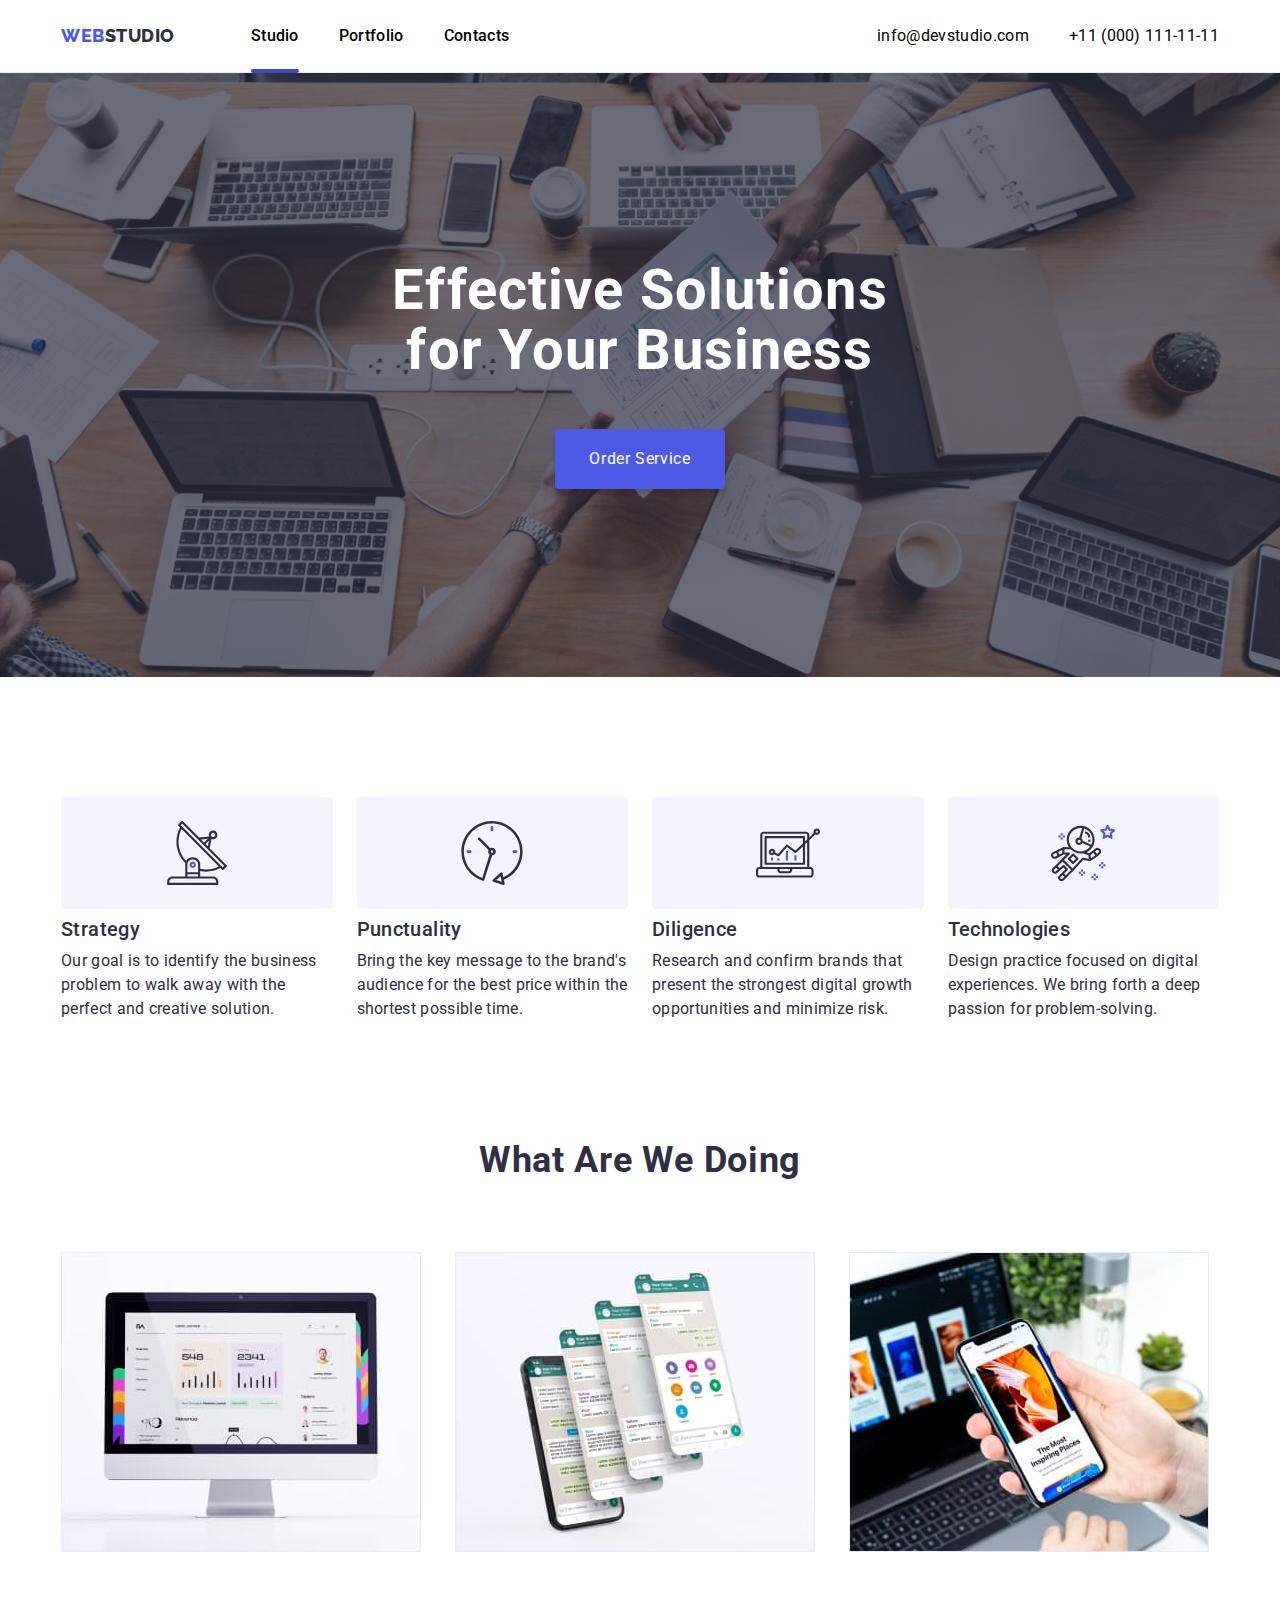
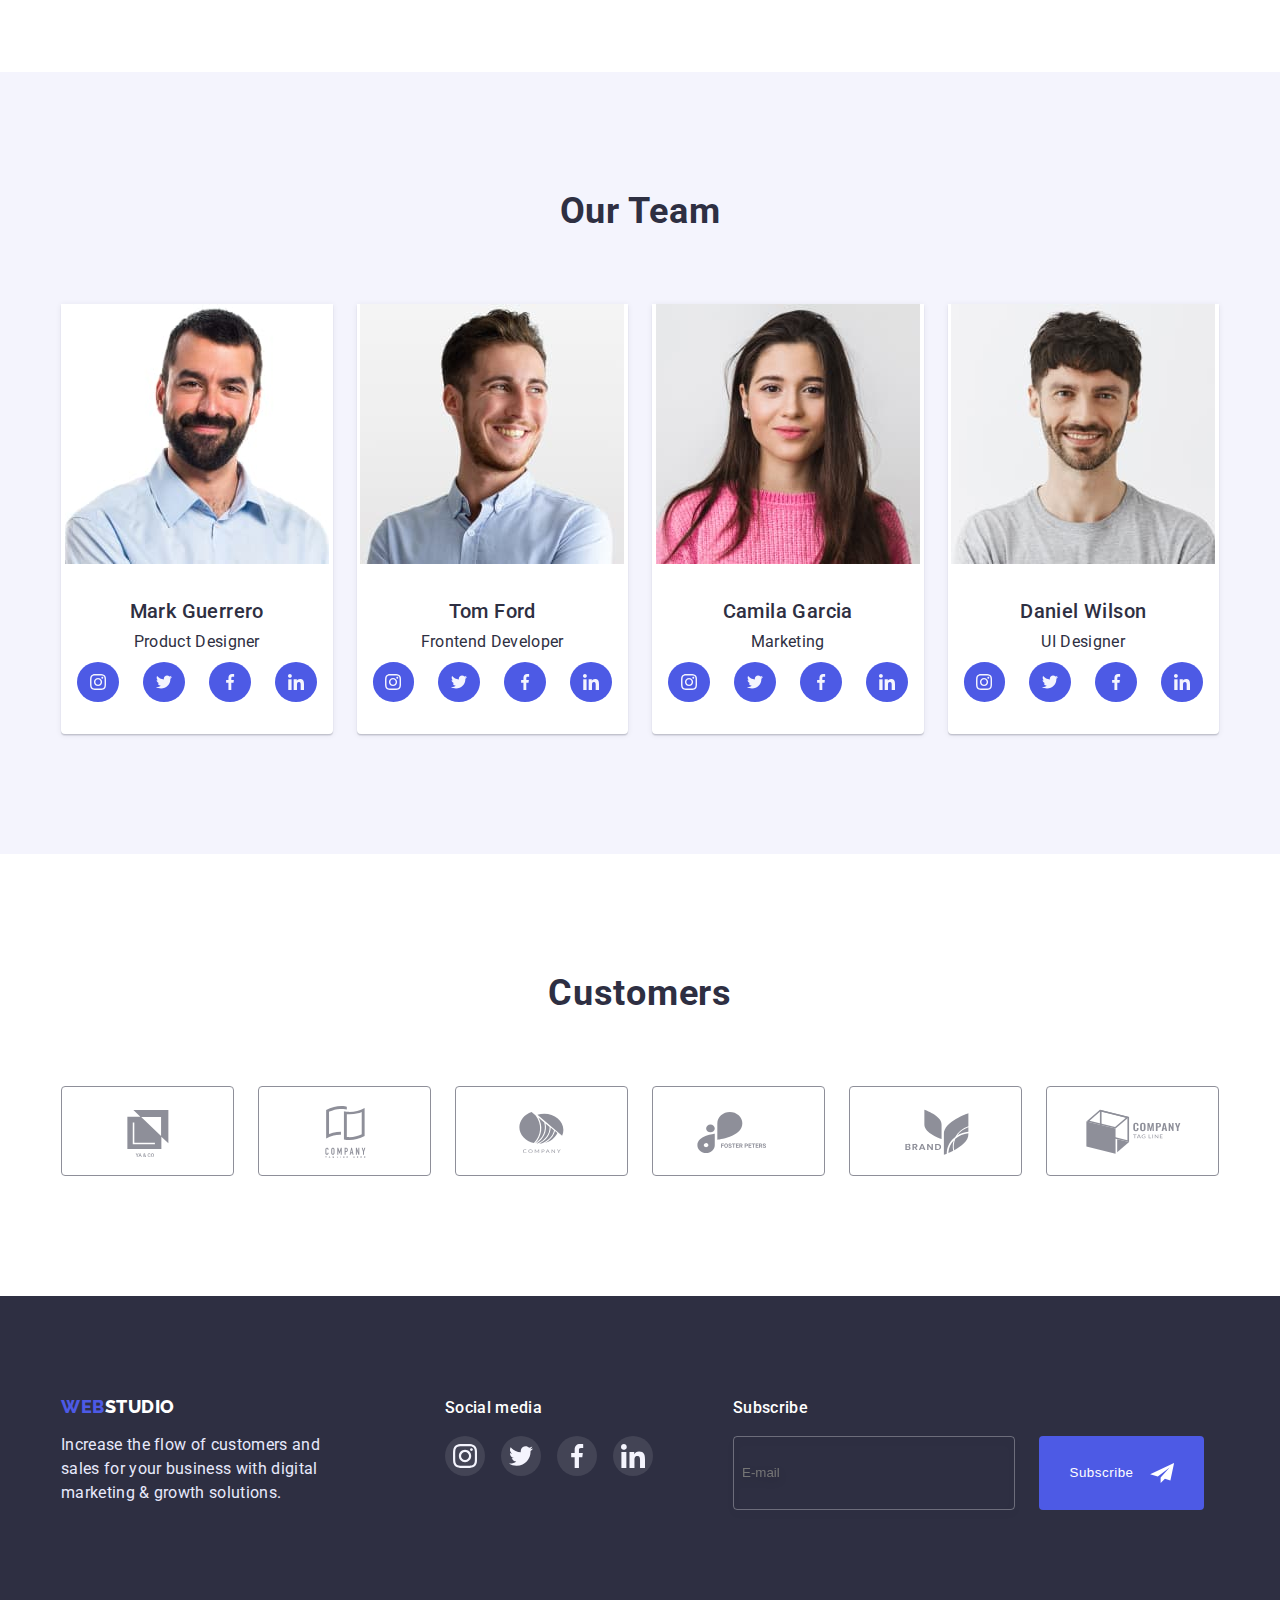
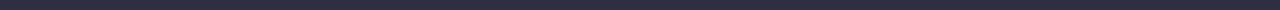
<file: index.html>
<!doctype html>
<html lang="en">

<head>
  <meta charset="utf-8">
  <title>Page title</title>
  <link rel="preconnect" href="https://fonts.googleapis.com">
  <link rel="preconnect" href="https://fonts.gstatic.com" crossorigin>
  <link href="https://fonts.googleapis.com/css2?family=Raleway:wght@800&family=Roboto:wght@400;500;700&display=swap"
    rel="stylesheet">  
    <link rel="stylesheet" href="https://cdnjs.cloudflare.com/ajax/libs/modern-normalize/1.1.0/modern-normalize.min.css"
    integrity="sha512-wpPYUAdjBVSE4KJnH1VR1HeZfpl1ub8YT/NKx4PuQ5NmX2tKuGu6U/JRp5y+Y8XG2tV+wKQpNHVUX03MfMFn9Q=="
    crossorigin="anonymous" referrerpolicy="no-referrer" />
  <link rel="stylesheet" href="./css/styles.css" />

  
  
</head>

<body>
<header class="header">
  <div class="container">
  <div class="top-menu">
  <nav class="navigation" id="nav">
    <a href="./index.html" class="logo"><span class="bluecolor">Web</span>Studio</a>
    <ul class="main-menu">
      <li>
        <a class="main-memu-link active" href="./index.html">Studio</a>
      </li>
  
      <li>
        <a class="main-memu-link" href="./portfolio.html">Portfolio</a>
      </li>
  
      <li>
        <a class="main-memu-link" href="./contacts.html">Contacts</a>
      </li>
    </ul>
  </nav>
 
    <address>
      <ul class="contact-info">
        <li>
        <a href="mailto:info@devstudio.com">info@devstudio.com</a>
      </li>
      <li>
        <a href="tel:+110001111111">+11 (000) 111-11-11</a>
      </li>
    </ul>
  </address>
</div>
</div>
</header>

<main>

  <section class="section baner"> 
    <div class="container">
    <div class="baner-info">
    
    <h1>Effective Solutions for Your Business</h1>
    
      <button type="button" class="button-order-service" data-modal-open>Order Service</button>
    
  </div>
</div>
</section>



  <section class="section">
   <div class="container">
   
<ul class="our-advantages list">
  <li class="our-advantages-element">
    <div class="our-advantages-icon">
      <svg class="icon" width="64" height="64">
      <use href="./images/icons.svg#icon-antenna"></use>
    </svg>
    </div>
    <h3>Strategy</h3>
  
  <p>Our goal is to identify the business problem to walk away with the perfect and creative solution.</p>
   
  </li>

  <li class="our-advantages-element">
    <div class="our-advantages-icon">
    <svg class="icon" width="64" height="64">
      <use href="./images/icons.svg#icon-clock"></use>
    </svg>
  </div>
    <h3>Punctuality</h3>
    <p>Bring the key message to the brand's audience for the best price within the shortest possible time.</p>
  </li>

  <li class="our-advantages-element">
    <div class="our-advantages-icon">
      <svg class="icon" width="64" height="64">
      <use href="./images/icons.svg#icon-diagram"></use>
    </svg>
    </div>
    <h3>Diligence</h3>
    <p>Research and confirm brands that present the strongest digital growth opportunities and minimize risk.</p>
  </li>
  <li class="our-advantages-element">
    <div class="our-advantages-icon">
      <svg class="icon" width="64" height="64">
      <use href="./images/icons.svg#icon-astronaut"></use>
    </svg>
    </div>
    <h3>Technologies</h3>
    <p>Design practice focused on digital experiences. We bring forth a deep passion for problem-solving.</p>
</li>
</ul>

</div>
  </section>

    <section class="section doing">
      <div class="container">
    <h2 class="section-name">What are we doing</h2>
    
    <ul class="list-what-doing">
  <li class="servise-element"><img class="servise-element-img" src="./images/img_1.jpg" alt="pc" width="360"></li>
  <li class="servise-element"><img class="servise-element-img" src="./images/img_2.jpg" alt="phone" width="360"></li>
  <li class="servise-element"><img class="servise-element-img" src="./images/img_3.jpg" alt="pc and phone" width="360"></li>
</ul>

</div>
  </section>

  <section class="section our-team">
    <div class="container">
    <h2 class="section-name our-team">Our Team</h2>
    <ul class="list-of-team">
      <li class="list-of-team-element">
        <div class="card">
      
        <img src="./images/Mark_Guerrero.jpg" alt="Mark Guerrero" width="264">
        
        <div class="one-person">
        <h3>Mark Guerrero</h3>
        <p>Product Designer</p>
        <ul class="team-social-list">
          <li class="team-social">
            <a href="#" class="team-social-link">
            <svg class="team-social-icon" width="16" height="16">
              <use href="./images/icons.svg#icon-instagram" ></use>
            </svg>
            </a>
          </li>
          <li class="team-social" >
            <a href="#" class="team-social-link">
              <svg class="team-social-icon" width="16" height="16"> 
                <use href="./images/icons.svg#icon-twitter"></use>
              </svg>
            </a>
          </li>
          <li class="team-social" >
            <a href="#" class="team-social-link">
              <svg class="team-social-icon" width="16" height="16">
                <use href="./images/icons.svg#icon-facebook"></use>
              </svg>
            </a>
          </li>
          <li class="team-social" class="team-social-link">
            <a href="#" class="team-social-link">
              <svg class="team-social-icon" width="16" height="16">
                <use href="./images/icons.svg#icon-linkedin"></use>
              </svg>
            </a>
          </li>
        </ul>
      </div>
      </div>
      </li>
      <li class="list-of-team-element">
        <div class="card">
        <img src="./images/Tom_Ford.jpg" alt="Tom Ford" width="264">
      
        <div class="one-person"><h3>Tom Ford</h3>
        <p>Frontend Developer</p>
        <ul class="team-social-list">
          <li class="team-social">
            <a href="#" class="team-social-link">
              <svg class="team-social-icon" width="16" height="16">
                <use href="./images/icons.svg#icon-instagram"></use>
              </svg>
            </a>
          </li>
          <li class="team-social">
            <a href="#" class="team-social-link">
              <svg class="team-social-icon" width="16" height="16">
                <use href="./images/icons.svg#icon-twitter"></use>
              </svg>
            </a>
          </li>
          <li class="team-social">
            <a href="#" class="team-social-link">
              <svg class="team-social-icon" width="16" height="16">
                <use href="./images/icons.svg#icon-facebook"></use>
              </svg>
            </a>
          </li>
          <li class="team-social" class="team-social-link">
            <a href="#" class="team-social-link">
              <svg class="team-social-icon" width="16" height="16">
                <use href="./images/icons.svg#icon-linkedin"></use>
              </svg>
            </a>
          </li>
        </ul>
      </div>
    </div>
        
        
      
      </li>
      <li class="list-of-team-element">
        <div class="card">
        <img src="./images/Camila_Garcia.jpg" alt="Camila Garcia" width="264">
      
        <div class="one-person"><h3>Camila Garcia</h3>
        <p>Marketing</p>
        <ul class="team-social-list">
          <li class="team-social">
            <a href="#" class="team-social-link">
              <svg class="team-social-icon" width="16" height="16">
                <use href="./images/icons.svg#icon-instagram"></use>
              </svg>
            </a>
          </li>
          <li class="team-social">
            <a href="#" class="team-social-link">
              <svg class="team-social-icon" width="16" height="16">
                <use href="./images/icons.svg#icon-twitter"></use>
              </svg>
            </a>
          </li>
          <li class="team-social">
            <a href="#" class="team-social-link">
              <svg class="team-social-icon" width="16" height="16">
                <use href="./images/icons.svg#icon-facebook"></use>
              </svg>
            </a>
          </li>
          <li class="team-social" class="team-social-link">
            <a href="#" class="team-social-link">
              <svg class="team-social-icon" width="16" height="16">
                <use href="./images/icons.svg#icon-linkedin"></use>
              </svg>
            </a>
          </li>
        </ul>
      </div></div>
        
      
      </li>
      <li class="list-of-team-element">
        <div class="card">
        <img src="./images/Daniel_Wilson.jpg" alt="Daniel Wilson" width="264">
      
        <div class="one-person">
          <h3>Daniel Wilson</h3>
        <p>UI Designer</p>
        <ul class="team-social-list">
          <li class="team-social">
            <a href="#" class="team-social-link">
              <svg class="team-social-icon" width="16" height="16">
                <use href="./images/icons.svg#icon-instagram"></use>
              </svg>
            </a>
          </li>
          <li class="team-social">
            <a href="#" class="team-social-link">
              <svg class="team-social-icon" width="16" height="16">
                <use href="./images/icons.svg#icon-twitter"></use>
              </svg>
            </a>
          </li>
          <li class="team-social">
            <a href="#" class="team-social-link">
              <svg class="team-social-icon" width="16" height="16">
                <use href="./images/icons.svg#icon-facebook"></use>
              </svg>
            </a>
          </li>
          <li class="team-social" class="team-social-link">
            <a href="#" class="team-social-link">
              <svg class="team-social-icon" width="16" height="16">
                <use href="./images/icons.svg#icon-linkedin"></use>
              </svg>
            </a>
          </li>
        </ul>
      </div></div>
        
        
      
      </li>
    </ul>
  </div>
  </section>



  <section class="section customers">
<div class="container">
<h2 class="section-name">Customers</h2>
  <ul class="list-of-customers">
    <li class="customers-element">
      <a href="#" class="customers-element-link">
            <svg class="one-customer" width="104" height="56">
              <use href="./images/icons.svg#icon-yanlogo"></use>
            </svg>
          </a>
    </li>
    <li class="customers-element">
      <a href="#" class="customers-element-link">
      <svg class="one-customer" width="104" height="56">
        <use href="./images/icons.svg#icon-Logocompany"></use>
      </svg>
    </a>
    </li>
    <li class="customers-element">
      <a href="#" class="customers-element-link">
      <svg class="one-customer" width="104" height="56">
        <use href="./images/icons.svg#icon-Logocompany3"></use>
      </svg>
    </a>
    </li>
    <li class="customers-element">
      <a href="#" class="customers-element-link">
      <svg class="one-customer" width="104" height="56">
        <use href="./images/icons.svg#icon-Logofaster" ></use>
      </svg>
    </a>
    </li>
    <li class="customers-element">
      <a href="#" class="customers-element-link">
      <svg class="one-customer" width="104" height="56">
        <use href="./images/icons.svg#icon-Logobrand"></use>
      </svg>
    </a>
    </li>
    <li class="customers-element">
      <a href="#" class="customers-element-link">
      <svg class="one-customer" width="104" height="56">
        <use href="./images/icons.svg#icon-Logotag"></use>
      </svg>
    </a>
    </li>
  </ul>
</div>

  </section>
</main>
<footer class="footer">
  <div class="container">
    <div class="info-block">
      <div class="footer-logo">
      <a href="./index.html" class="logo-footer"><span class="bluecolor">Web</span>Studio</a>
      <p>
        Increase the flow of customers and sales for your business with digital marketing & growth solutions.
      </p>
</div>
<div class="footer-social-info">
  <div>
  <p>Social media</p>
  <ul class="footer-social-list">
    <li class="footer-social">
      <a href="#" class="footer-social-link">
        <svg class="footer-social-icon" width="24" height="24">
          <use href="./images/icons.svg#icon-instagram"></use>
        </svg>
      </a>
    </li>
    <li class="footer-social">
      <a href="#" class="footer-social-link">
        <svg class="footer-social-icon" width="24" height="24">
          <use href="./images/icons.svg#icon-twitter"></use>
        </svg>
      </a>
    </li>
    <li class="footer-social">
      <a href="#" class="footer-social-link">
        <svg class="footer-social-icon" width="24" height="24">
          <use href="./images/icons.svg#icon-facebook"></use>
        </svg>
      </a>
    </li>
    <li class="footer-social" class="footer-social-link">
      <a href="#" class="footer-social-link">
        <svg class="footer-social-icon" width="24" height="24">
          <use href="./images/icons.svg#icon-linkedin"></use>
        </svg>
      </a>
    </li>
  </ul>          
  </div>
            <form class="form-footer-subscribe">
              <p class="subscribe-title">Subscribe</p>
              <div class="footer-subscribe-form">
                <input type="email" name="email" id="user_email" placeholder="E-mail" class="email-footer-subscribe"> 
              <button class="button-subscribe" type="submit">
                <span class="Subscribe-text">Subscribe</span>
<svg class="footer-subscribe-icon" width="24" height="20">
  <use href="./images/icons.svg#icon-icon-send"></use>
</svg>
              </button>
</div>
            </form>          
    </div>
  </div>
</div>
</footer>


<div class="backdrop is-hidden" data-modal>
  <div class="modal" >
    <button class="modal-close" type="button" data-modal-close>
      <svg class="close-icon" width="8" height="8">
      <use href="./images/icons.svg#icon-icon-close"></use>
    </svg></button>


<form class="modal-form">
  <p class="form-descr">
    Leave your contacts and we will call you back
  </p>
  <label class="modal-form-field">
    <span class="modal-form-input-descr">Name</span>
    <span class="modal-form-input-container">
      <input type="text" name="user_name" class="modal-form-input" required pattern="[a-zA-Zа-яА-Я]+" minlength="2"
        placeholder=" " />
      <svg class="modal-form-input-icon" width="13" height="13">
        <use href="./images/icons.svg#icon-person-black"></use>
      </svg>
    </span>
  </label>
  <label class="modal-form-field">
    <span class="modal-form-input-descr">Phone</span>
    <span class="modal-form-input-container">
      <input type="tel" name="user_phone" class="modal-form-input" required
        pattern="[0-9]{3}[0-9]{3}[0-9]{2}[0-9]{2}" title="0xxxxxxxxx" placeholder=" " />
      <svg class="modal-form-input-icon" width="13" height="13">
        <use href="./images/icons.svg#icon-phone-black"></use>
      </svg>
    </span>
  </label>
  <label class="modal-form-field">
    <span class="modal-form-input-descr">Email</span>
    <span class="modal-form-input-container">
      <input type="email" name="user_email" class="modal-form-input" required placeholder=" " />
      <svg class="modal-form-input-icon" width="13" height="13">
        <use href="./images/icons.svg#icon-email-black"></use>
      </svg>
    </span>
  </label>
  <label class="modal-form-field textarea-field">
    <span class="modal-form-input-descr">Comment</span>
    <textarea name="user_message" class="modal-form-message" placeholder="Text input"></textarea>
  </label>
  <label class="modal-form-check-descr">
    <input type="checkbox" name="user-policy" class="modal-form-check" required />
    <span class="modal-form-fake-checkbox">
      <svg class="modal-form-checkbox-icon" width="10" height="8">
        <use href="./images/icons.svg#icon-check"></use>
      </svg>
    </span>
    I accept the terms and conditions of the&nbsp;<a class="form-check-descr-link" href="">Privacy Policy</a>
  </label>
  <button type="submit" class="modal-form-submit btn">Send</button>
</form>
  </div>
  
</div>
<script src="./js/modal.js"></script>
<!--<script src="./js/activemenu.js"></script>-->
</body>

</html>
</file>
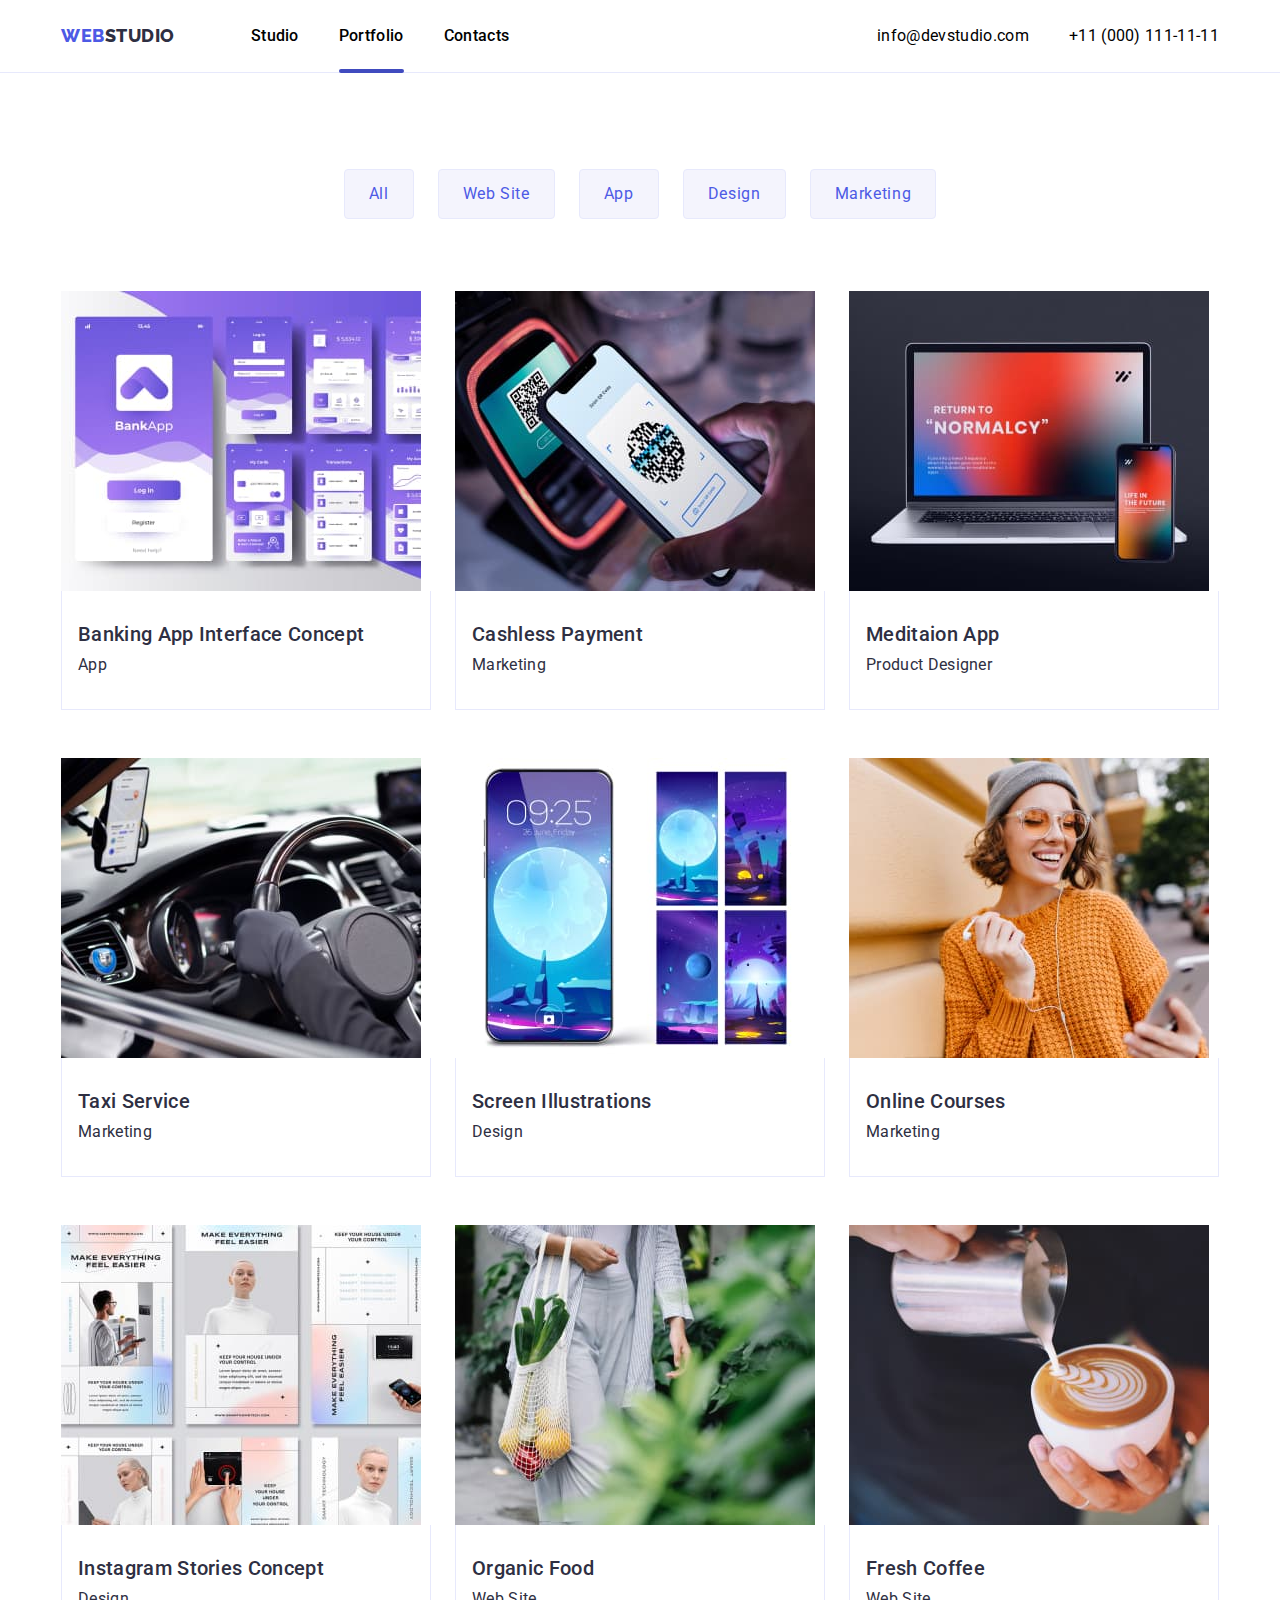
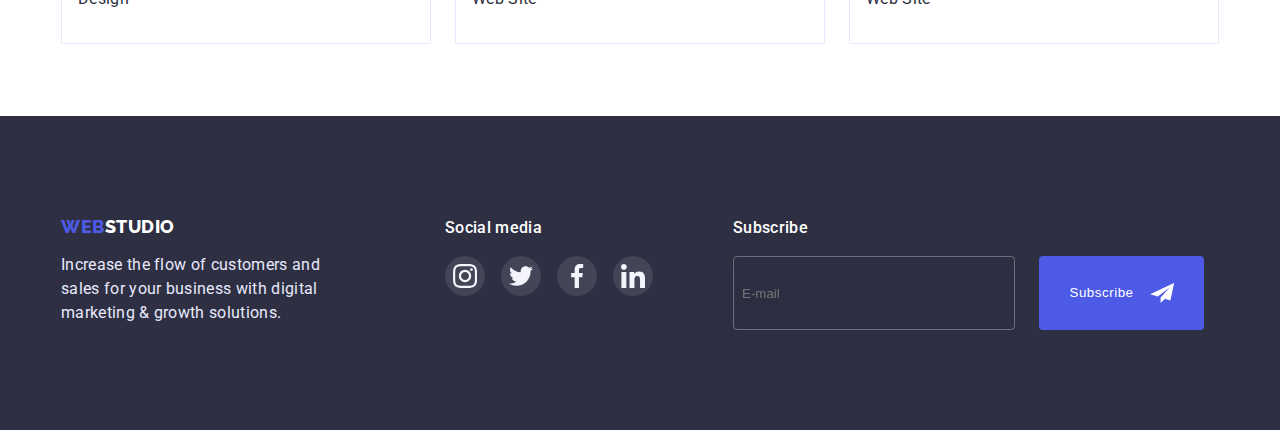
<file: portfolio.html>
<!doctype html>
<html lang="en">

<head>
    <meta charset="utf-8">
    <title>Portfolio</title>
    <link rel="preconnect" href="https://fonts.googleapis.com">
    <link rel="preconnect" href="https://fonts.gstatic.com" crossorigin>
    <link href="https://fonts.googleapis.com/css2?family=Raleway:wght@800&family=Roboto:wght@400;500;700&display=swap"
        rel="stylesheet">
        <link rel="stylesheet" href="https://cdnjs.cloudflare.com/ajax/libs/modern-normalize/1.1.0/modern-normalize.min.css"
        integrity="sha512-wpPYUAdjBVSE4KJnH1VR1HeZfpl1ub8YT/NKx4PuQ5NmX2tKuGu6U/JRp5y+Y8XG2tV+wKQpNHVUX03MfMFn9Q=="
        crossorigin="anonymous" referrerpolicy="no-referrer" />
    <link rel="stylesheet" href="./css/styles.css" />
    
</head>

<body>
<header class="header">
    <div class="container">
        <div class="top-menu">
            <nav class="navigation" id="nav">
                <a href="./index.html" class="logo"><span class="bluecolor">Web</span>Studio</a>
                <ul class="main-menu">
                    <li>
                        <a class="main-memu-link" href="./index.html">Studio</a>
                    </li>
            
                    <li>
                        <a class="main-memu-link active" href="./portfolio.html">Portfolio</a>
                    </li>
            
                    <li>
                        <a class="main-memu-link" href="./contacts.html">Contacts</a>
                    </li>
                </ul>
            </nav>

            <address>
                <ul class="contact-info">
                    <li>
                        <a href="mailto:info@devstudio.com">info@devstudio.com</a>
                    </li>
                    <li>
                        <a href="tel:+110001111111">+11 (000) 111-11-11</a>
                    </li>
                </ul>
            </address>
        </div>
    </div>
</header>

<main>

<section class="section our-portfolio">
    <div class="container">
    
    <ul class="list-of-category">
        <li>
            <button type="button" >All</button>
        </li>
        <li>
            <button type="button">Web Site</button>
        </li>
        <li>
            <button type="button">App</button>
        </li>
        <li>
            <button type="button">Design</button>
        </li>
        <li>
            <button type="button">Marketing</button>
        </li>
    </ul>


<ul class="lsit-of-work">
    <li class="work-one">
        <a class="work-link">
        <div class="work-img">
        <img src="./images/Banking_App_Interface_Concept.jpg" alt="Banking App Interface Concept" width="360">

        <div class="work-info">

            <p>
                14 Stylish and User-Friendly App Design Concepts · Task Manager App · Calorie Tracker App · Exotic Fruit Ecommerce App ·
                Cloud Storage App
            </p>
        </div>
</div>
        <div class="work-description">
        <h3>Banking App Interface Concept</h3>
        <p>App</p>
        </div>
    
</a>
    </li>
    <li class="work-one">
        <a class="work-link">
        <div class="work-img">
        <img src="./images/Cashless_Payment.jpg" alt="Cashless Payment" width="360">
        <div class="work-info">
        
            <p>
                14 Stylish and User-Friendly App Design Concepts · Task Manager App · Calorie Tracker App · Exotic Fruit
                Ecommerce App ·
                Cloud Storage App
            </p>
        </div>
        </div>
        <div class="work-description">
        <h3>Cashless Payment</h3>
        <p>Marketing</p>
        </div>
        </a>
    </li>
    <li class="work-one">
        <a class="work-link">
        <div class="work-img">
        <img src="./images/Meditaion_App.jpg" alt="Meditaion App" width="360">
        <div class="work-info">
        
            <p>
                14 Stylish and User-Friendly App Design Concepts · Task Manager App · Calorie Tracker App · Exotic Fruit
                Ecommerce App ·
                Cloud Storage App
            </p>
        </div>
    </div>
        <div class="work-description">
        <h3>Meditaion App</h3>
        <p>Product Designer</p>
        </div>
        </a>
    </li>
    





  
        <li class="work-one">
            <a class="work-link">
        <div class="work-img">
        <img src="./images/Taxi_Service.jpg" alt="Taxi Service" width="360">
        <div class="work-info">
        
            <p>
                14 Stylish and User-Friendly App Design Concepts · Task Manager App · Calorie Tracker App · Exotic Fruit
                Ecommerce App ·
                Cloud Storage App
            </p>
        </div>
        </div>
                <div class="work-description">
        <h3>Taxi Service</h3>
        <p>Marketing</p>
                </div>
            
    </a>
        </li>
        <li class="work-one">
            <a class="work-link">
            <div class="work-img">
        <img src="./images/Screen_Illustrations.jpg" alt="Screen Illustrations" width="360">
        <div class="work-info">
        
            <p>
                14 Stylish and User-Friendly App Design Concepts · Task Manager App · Calorie Tracker App · Exotic Fruit
                Ecommerce App ·
                Cloud Storage App
            </p>
        </div>
    </div>
                <div class="work-description">
        <h3>Screen Illustrations</h3>
        <p>Design</p>
                </div>
            </a>
        </li>
        <li class="work-one">
            <a class="work-link">
            <div class="work-img">
        <img src="./images/Online_Courses.jpg" alt="Online Courses" width="360">
        <div class="work-info">
        
            <p>
                14 Stylish and User-Friendly App Design Concepts · Task Manager App · Calorie Tracker App · Exotic Fruit
                Ecommerce App ·
                Cloud Storage App
            </p>
        </div>
    </div>
                <div class="work-description">
        <h3>Online Courses</h3>
        <p>Marketing</p>
                </div>
           </a>
        </li>
   






    
        <li class="work-one">
            <a class="work-link">
            <div class="work-img">
        <img src="./images/Instagram_Stories_Concept.jpg" alt="Instagram Stories Concept" width="360">
        <div class="work-info">
        
            <p>
                14 Stylish and User-Friendly App Design Concepts · Task Manager App · Calorie Tracker App · Exotic Fruit
                Ecommerce App ·
                Cloud Storage App
            </p>
        </div>
    </div>
                <div class="work-description">
        <h3>Instagram Stories Concept</h3>
        <p>Design</p>
                </div>
            
    </a>
        </li>
        <li class="work-one">
            <a class="work-link">
            <div class="work-img">
        <img src="./images/Organic_Food.jpg" alt="Organic Food" width="360">
        <div class="work-info">
        
            <p>
                14 Stylish and User-Friendly App Design Concepts · Task Manager App · Calorie Tracker App · Exotic Fruit
                Ecommerce App ·
                Cloud Storage App
            </p>
        </div>
    </div>
                <div class="work-description">
        <h3>Organic Food</h3>
        <p>Web Site</p>
                </div>
            </a>
        </li>
        <li class="work-one">
            <a class="work-link">
            <div class="work-img">
        <img src="./images/Fresh_Coffee.jpg" alt="Fresh Coffee" width="360">
        <div class="work-info">
        
            <p>
                14 Stylish and User-Friendly App Design Concepts · Task Manager App · Calorie Tracker App · Exotic Fruit
                Ecommerce App ·
                Cloud Storage App
            </p>
        </div>
    </div>
                <div class="work-description">
        <h3>Fresh Coffee</h3>
        <p>Web Site</p>
                </div>
            </a>
        </li>
    
    </ul>


</div>
</section>

 </main>


<footer class="footer">
    <div class="container">
        <div class="info-block">
            <div class="footer-logo">
                <a href="./index.html" class="logo-footer"><span class="bluecolor">Web</span>Studio</a>
                <p>
                    Increase the flow of customers and sales for your business with digital marketing & growth
                    solutions.
                </p>
            </div>
            <div class="footer-social-info">
                <div>
                    <p>Social media</p>
                    <ul class="footer-social-list">
                        <li class="footer-social">
                            <a href="#" class="footer-social-link">
                                <svg class="footer-social-icon" width="24" height="24">
                                    <use href="./images/icons.svg#icon-instagram"></use>
                                </svg>
                            </a>
                        </li>
                        <li class="footer-social">
                            <a href="#" class="footer-social-link">
                                <svg class="footer-social-icon" width="24" height="24">
                                    <use href="./images/icons.svg#icon-twitter"></use>
                                </svg>
                            </a>
                        </li>
                        <li class="footer-social">
                            <a href="#" class="footer-social-link">
                                <svg class="footer-social-icon" width="24" height="24">
                                    <use href="./images/icons.svg#icon-facebook"></use>
                                </svg>
                            </a>
                        </li>
                        <li class="footer-social" class="footer-social-link">
                            <a href="#" class="footer-social-link">
                                <svg class="footer-social-icon" width="24" height="24">
                                    <use href="./images/icons.svg#icon-linkedin"></use>
                                </svg>
                            </a>
                        </li>
                    </ul>
                </div>
                <form class="form-footer-subscribe">
                    <p class="subscribe-title">Subscribe</p>
                    <div class="footer-subscribe-form">
                        <input type="email" name="email" id="user_email" placeholder="E-mail"
                            class="email-footer-subscribe">
                        <button class="button-subscribe" type="submit">
                            <span class="Subscribe-text">Subscribe</span>
                            <svg class="footer-subscribe-icon" width="24" height="20">
                                <use href="./images/icons.svg#icon-icon-send"></use>
                            </svg>

                        </button>

                    </div>

                </form>

            </div>
        </div>
    </div>
</footer>
<!--<script src="./js/activemenu.js"></script>-->
    </body>
    
    </html>
</file>
<file: css/styles.css>
:root {
    --card-set-gap: 24px;
    --card-set-gap-footer-social: 16px;
    --card-set-gap-footer-info: 120px;
    --social-color: #F4F4FD;
    --transition-dur-and-func: 250ms cubic-bezier(0.4, 0, 0.2, 1);
    --accent-color: #404bbf;
    --primary-text-color: #434455;
    --secondary-accent-color: #4d5ae5;
    --path-icon-color: #4d5ae5;
}

body {
    margin: 0;
    padding: 0;
    font-family: 'Roboto', 'Raleway', sans-serif;
    color: #2E2F42;
    font-size: 16px;
    letter-spacing: 0.02em;
    font-weight: 400;
}
h1,h2,h3,h4,h5,h6,p
{
    margin:0;
    padding: 0;
}
ul
{
    margin: 0;
    padding: 0;
}
li
{
    margin: 0;
    padding: 0;
}

.header {
    background-color: rgb(255, 255, 255);
    border-bottom: 1px solid #E7E9FC;
}


.top-menu {
    display: flex;
    align-items: center;
}
nav.navigation {
    display: flex;
    align-items: center;
    flex-grow: 1;
}
.main-memu-link {
    position: relative;
    color: #000;
    text-decoration: none;
    font-family: 'Roboto';
    font-style: normal;
    font-weight: 500;
    font-size: 16px;
    line-height: 1.5;
    padding: 24px 0 24px 0;
    display: block;
    transition: color 250ms;
    transition-timing-function: cubic-bezier(0.4, 0, 0.2, 1);
    
}
.main-memu-link:hover,
.main-memu-link:focus {
    color: #404BBF;
}

.main-memu-link.active::after {
    position: absolute;
    bottom: -1px;
    content: '';
    width: 100%;
    height: 4px;
    background-color:#404BBF ;
    border-radius: 2px;
    display: block;
    

}


a.logo {
    text-decoration: none;
    text-transform: uppercase;
    font-family: 'Raleway';
    font-weight: 800;
    font-size: 18px;
    line-height: 1.3;
    letter-spacing: 0.03em;
    color: #2E2F42;
    margin-right: 76px;
}
.logo .bluecolor {
    color: #4D5AE5;
}
ul.contact-info {
    display: flex;
    gap: 40px;
    list-style: none;
} 

.contact-info a {
    text-decoration: none;
    color: #000;
    font-style: normal;
    font-size: 16px;
    line-height: 1.5;
    transition: color 250ms;
    transition-timing-function: cubic-bezier(0.4, 0, 0.2, 1);
   
}

ul.main-menu {
    display: flex;
    gap: 40px;
    list-style: none;
    margin: 0;
}

.contact-info a:hover,
.contact-info a:focus {
    color: #404BBF;

}

.section.baner {
background-image: linear-gradient(0deg, rgba(46, 47, 66, 0.7), rgba(46, 47, 66, 0.7)), url(../images/baner-image.jpg);
    background-repeat: no-repeat;
    background-position: center;
    background-size: cover;
    text-align: center;
    max-width: 1440px;
    margin: 0 auto;
}


.baner-info h1 {
color: #fff;
    font-size: 56px;
    font-weight: 700;
    line-height: 1.07;
    letter-spacing: 0.02em;
    margin: 0;
    margin-bottom: 48px;
    width: 496px;
}

.button-order-service {
    background-color: #4D5AE5;
    box-shadow: 0px 4px 4px rgb(0 0 0 / 15%);
    border-radius: 4px;
    padding: 16px 32px;
    color: #fff;
    font-size: 16px;
    line-height: 1.5;
    letter-spacing: 0.04em;
    cursor: pointer;
    font-family: inherit;
    border-color: transparent;
    transition: background-color 250ms;
    transition-timing-function: cubic-bezier(0.4, 0, 0.2, 1);
}
.baner-info {
    display: inline-block;
}
.button-order-service:hover,
.button-order-service:focus {
    background-color: #404BBF;

}
.our-advantages {
    display: flex;
        flex-wrap: wrap;
        list-style: none;
        font-family: 'Roboto';
        letter-spacing: 0.04em;
        padding: 0;
        margin: 0;
        gap: 24px;
}
.our-advantages-element p {
    letter-spacing: 0.02em;
    line-height: 1.5;
}
.our-advantages-element {
    flex-basis: calc((100% - var(--card-set-gap)*3) / 4);
}
.our-advantages-icon {
    background: #F4F4FD;
    border-radius: 4px;
    justify-content: center;
    display: flex;
    margin-bottom: 8px;
    height: 112px;
    align-items: center;
}

.servise-element {
    flex-basis: calc((100% - var(--card-set-gap)*2) / 3);
}
img.servise-element-img {
    display: block;
    max-width: 100%;
    height: auto;
}

.info h3 {
font-size: 20px;
    font-weight: 500;
    line-height: 1.3;
}

.our-advantages .info p {
font-size: 16px;
    text-align: left;
    line-height: 1.5;
}


.what-doing {
    list-style: none;
    display: inline-block;
    
}

.what-doing li {
    display: inline-flex;
    padding: 10px 0 0px 9px;
}

h2.section-name {
text-align: center;
    font-size: 36px;
    font-weight: 700;
    text-transform: capitalize;
    line-height: 1.1;
    letter-spacing: 0.02em;
    margin: 0 0 72px 0;
}


.list-what-doing {
    padding: 0;
    margin: 0;
    list-style: none;
    display: flex;
    flex-wrap: wrap;
    gap: 24px;
}

.card-thumb img {
    display: block;
}

.out-team {
    background: #F4F4FD;
    padding: 120px 0 120px 0;
}

.out-team li {
    display: inline-flex;
}
.info {
    background: #fff;
    text-align: center;
    margin: 0 24px 0px 0;
}
.one-person h3 {
    font-weight: 500;
    font-size: 20px;
    line-height: 1.1;
    letter-spacing: 0.02em;
    margin-bottom: 8px;
}
li.element.person {
    width: 20%;
    background: #fff;
    text-align: center;
}
ul.list-of-team {
    padding: 0;
    margin: 0;
    display: flex;
    list-style: none;
    gap: 24px;
}
ul.team-social-list {
    display: flex;
    list-style: none;
    gap: 24px;
    margin-top: 8px;
}
li.team-social {
    flex-basis: calc((100% - var(--card-set-gap)*3) / 4);
}
svg.team-social-icon {
    fill: var(--social-color);
}
a.team-social-link {
    display: flex;
    justify-content: center;
    background-color: #4D5AE5;
    border-radius: 50%;
    padding: 12px 12px;
    transition: background-color 250ms;
    transition-timing-function: cubic-bezier(0.4, 0, 0.2, 1);
}

.team-social-link:hover,.team-social-link:focus {
background-color: #404BBF;

}
ul.list-of-customers {
    padding: 0;
    margin: 0;
    display: flex;
    list-style: none;
    gap: 24px;
}
li.customers-element {
    flex-basis: calc((100% - var(--card-set-gap)*5) / 6);
    display: flex;
    justify-content: center;
}


.customers-element-link:hover,.customers-element-link:focus
{
    border: 1px solid #404BBF;
    fill: #404BBF;

}
.customers-element-link:hover svg,
.customers-element-link:focus svg {

    fill: #404BBF;

}

.customers-element-link {
    height: 88px;
    width: 100%;
    display: flex;
    align-items: center;
    justify-content: center;
    border: 1px solid #8E8F99;
    border-radius: 4px;
    fill: currentColor;
        transition: border 250ms, fill 250ms;
            transition-timing-function: cubic-bezier(0.4, 0, 0.2, 1);
}

svg.one-customer {

    fill: #8E8F99;
        transition: fill 250ms;
            transition-timing-function: cubic-bezier(0.4, 0, 0.2, 1);
}
.section.customers {
    padding-bottom: 120px;
}
.footer {
    background: #2E2F42;
    color: #fff;
    padding: 100px 0;
    
}

a.logo-footer {
text-decoration: none;
    text-transform: uppercase;
    color: #fff;
    font-family: 'Raleway';
    font-weight: 800;
    font-size: 18px;
    line-height: 21px;
    letter-spacing: 0.03em;
    margin-bottom: 16px;
    display: block;
}

span.bluecolor {
    color: #4D5AE5;
}

.footer-info {
    color: #fff;
    padding: 100px 0;
}

.list-of-category {
    display: flex;
    gap: 24px;
    list-style: none;
    align-items: center;
    flex-wrap: wrap;
    justify-content: center;
    margin-bottom: 72px;
}

.list-of-category button:hover,
.list-of-category button:focus {
background-color: #404BBF;
box-shadow: 0px 3px 1px rgb(0 0 0 / 10%), 0px 2px 1px rgb(0 0 0 / 8%), 0px 2px 2px rgb(0 0 0 / 12%);
color: #fff;
border-color: #404BBF;

}

.button-order-service:hover,
.button-order-service:focus {
background-color: #404BBF;
box-shadow: 0px 4px 4px rgba(0, 0, 0, 0.15);
border-radius: 4px;
color: #fff;
transition: background-color 250ms,
    box-shadow 250ms,
    color 250ms,
    border-color 250ms;
transition-timing-function: cubic-bezier(0.4, 0, 0.2, 1);
}

.our-advantages-element h3 {
    font-weight: 500;
    font-size: 20px;
    letter-spacing: 0.02em;
    line-height: 1.2;
    margin-bottom: 8px;
}

.lsit-of-work {
    margin: 0;
    padding: 0;
    display: flex;
    list-style: none;
    flex-wrap: wrap;
    column-gap: 24px;
    row-gap: 48px;
    justify-content: center;
}
.work-one:hover
{
box-shadow: 0px 1px 6px rgba(46, 47, 66, 0.08);

}
.work-one {
    flex-basis: calc((100% - var(--card-set-gap)*2) / 3);
}
.work-link {
    transition: box-shadow 250ms;
    transition-timing-function: cubic-bezier(0.4, 0, 0.2, 1);
}


.work-link:hover,.work-link:focus {
    box-shadow: 0px 1px 6px rgb(46 47 66 / 8%);
}

.work-one img {
    display: block;
}

.work-description {
    text-align: left;
    border-bottom: 1px solid #E7E9FC;
    border-left: 1px solid #E7E9FC;
    border-right: 1px solid #E7E9FC;
    padding: 32px 16px;
    
}
.work-description h3 {
    margin: 0;
    
    padding-bottom: 8px;
    font-weight: 500;
    font-size: 20px;
    line-height: 1.1;
}
.work-description p {
    margin: 0 0 0 0;
    
    font-size: 16px;
    line-height: 1.5;
}

.work-info
{
    top: 0;
    left: 0;
    width: 100%;
    height: 100%;
    position: absolute;
    background-color:#4D5AE5 ;
    background-blend-mode: soft-light;
    mix-blend-mode: normal;
    transform: translateY(100%);
    transition: transform 250ms;
    color: #F4F4FD;
    line-height: 1.5;
        transition: transform 250ms;
            transition-timing-function: cubic-bezier(0.4, 0, 0.2, 1);
}

.work-info p {
    padding: 40px 32px;
}
.work-link:hover .work-info,.work-link:focus .work-info
{
    transform: translateY(0%);

}
.work-img{
    position: relative;
    overflow: hidden;
}
.list-of-category button {
    text-decoration: none;
    padding: 12px 24px 12px 24px;
    background: #F4F4FD;
    border: 1px solid #E7E9FC;
    border-radius: 4px;
    color: #4D5AE5;
    letter-spacing: 0.04em;
    font-size: 16px;
    line-height: 1.5;
    font-family: inherit;
    cursor: pointer;
    transition: background-color 250ms, box-shadow 250ms, color 250ms, border-color 250ms;
        transition-timing-function: cubic-bezier(0.4, 0, 0.2, 1);
}
.one-person p {
    line-height: 1.5;
}

.footer-logo p {
    color: #E7E9FC;
    line-height: 1.5;
    margin: 0;
    width: 264px;
}
.footer-social-info p {
    margin-bottom: 16px;
    font-weight: 500;
    line-height: 1.5;
}


.container {
    width: 1158px;
    margin-left: auto;
    margin-right: auto;
    padding: 0 15px;
}
.section.doing {
    padding-bottom: 120px;
}
section.section.baner {
    padding: 188px 0;
}
.section {
    padding: 120px 0 0 0;
}
.section.our-team {
    background: #F4F4FD;
    padding: 120px 0px 120px 0;
}

.list-of-team-element {
    flex-basis: calc((100% - var(--card-set-gap)*3) / 4);
}

.one-person {
    padding: 32px 16px 32px 16px;
}

.card {
    background: #FFFFFF;
    box-shadow: 0px 1px 6px rgb(46 47 66 / 8%), 0px 1px 1px rgb(46 47 66 / 16%), 0px 2px 1px rgb(46 47 66 / 8%);
    border-radius: 0px 0px 4px 4px;
    text-align: center;
}

section.section.our-portfolio {
    padding: 96px 0 72px 0;
}

.footer-social-list {
    display: flex;
    list-style: none;
    gap: var(--card-set-gap-footer-social);
}

.footer-social {
    flex-basis: calc((100% - var(--card-set-gap-footer-social)*3) / 4);
}

.footer-social-link {
    display: flex;
    justify-content: center;
    background: rgba(255, 255, 255, 0.1);   
    border-radius: 50%;
    padding: 8px 8px;
        transition: background-color 250ms;
            transition-timing-function: cubic-bezier(0.4, 0, 0.2, 1);
}

.footer-social-link:hover,.footer-social-link:focus{
    background-color: #31D0AA;

}

.footer-social-icon {
    fill: var(--social-color);
}

.info-block {
    display: flex;
    gap: var(--card-set-gap-footer-info);
}


.backdrop{
    position: fixed;
    top:0;
    left:0;
    width: 100%;
    height: 100%;
    background: rgba(46, 47, 66, 0.4);
    display: flex;
    align-items: center;
    justify-content: center;
    transition: opacity 500ms, visibility 500ms;
}

.modal
{
    position: relative;
    width: 100%;
    height: 100%;
    max-width: 408px;
    max-height: 600px;
    background-color:#FCFCFC;
    box-shadow: 0px 1px 1px rgba(0, 0, 0, 0.14), 0px 1px 3px rgba(0, 0, 0, 0.12), 0px 2px 1px rgba(0, 0, 0, 0.2);
    border-radius: 4px;
    transform: scale(1);
    transition: transform 500ms;
    padding: 72px 24px 0 24px;
}

.modal-close
{
    position: absolute;
    top: 24px;
    right: 24px;
    background: #E7E9FC;
    border: 1px solid rgba(0, 0, 0, 0.1);
    border-radius: 50%;
    transition: background-color 250ms;
    transition-timing-function: cubic-bezier(0.4, 0, 0.2, 1);
    cursor: pointer
}

.modal-close:active,.modal-close:hover,.modal-close:focus {

    background-color: #404BBF;
    fill: #FCFCFC;

}

.backdrop.is-hidden{
    opacity: 0;
    visibility: hidden;
    pointer-events: none;
}
.backdrop.is-hidden .modal{
    transform: scale(0);
}

.subscribe-title {
    line-height: 1.5;
    font-weight: 500;
        margin-bottom: 16px;
}
.footer-subscribe-icon {
    fill: #FFFFFF;
}
.button-subscribe {
    background: #4D5AE5;
    border-radius: 4px;
    padding: 8px 24px;
    display: flex;
    justify-content: center;
    align-items: center;
    border-color: transparent;
    width: 165px;
}


.button-subscribe:hover,
.button-subscribe:focus {
    background-color: #404BBF;
    box-shadow: 0px 4px 4px rgba(0, 0, 0, 0.15);
    border-radius: 4px;
    color: #fff;
    transition: background-color 250ms,
        box-shadow 250ms,
        color 250ms,
        border-color 250ms;
    transition-timing-function: cubic-bezier(0.4, 0, 0.2, 1);
}



.email-footer-subscribe {
    border: 1px solid rgba(255, 255, 255, 0.3);
    filter: drop-shadow(0px 4px 4px rgba(0, 0, 0, 0.15));
    border-radius: 4px;
    height: 40px;
    padding: 0;
    width: 264px;
    background: transparent;
    padding: 16px 8px;
}
.footer-subscribe {
    width: 100%;
}
.footer-social-info {
    display: flex;
    gap: 80px;
}

.footer-subscribe-form {
    display: flex;
    gap: 24px;
}
span.Subscribe-text {
    font-weight: 500;
    color: #fff;
    letter-spacing: 0.04em;
    line-height: 1.5;
    margin-right: 16px;
}

.modal-container {
    margin: 72px 24px 0 24px;
}

.title-modal {
    font-weight: 500;
    text-align: center;
    line-height: 1.5;
}





.modal-form label {
    color: #8E8F99;
    font-size: 12px;
    line-height: 1.33;
}
#modal-comment {
    resize: none;
}
.input-container {
    display: flex;
    flex-direction: column;
    width: 100%;
    position: relative;
}

.person-icon {
    position: absolute;
    top: 50%;
    transform: translateX(50%);
}


.modal-form {
    display: flex;
    flex-direction: column;

    font-weight: 400;
    font-size: 12px;
    line-height: 1.17;
    letter-spacing: 0.04em;
}

.form-descr {
    font-weight: 500;
    font-size: 16px;
    line-height: 1.5;
    letter-spacing: 0.02em;
    text-align: center;

    margin-bottom: 16px;

    color: var(--secondary-text-color);
}

.modal-form-field {
    margin-bottom: 8px;
}

.textarea-field {
    margin-bottom: 16px;
}

.modal-form-input-descr {
    display: block;

    margin-bottom: 4px;

    color: #8e8f99;
}

.modal-form-input-container {
    display: block;
    position: relative;
}

.modal-form-input {
    font-size: 14px;
    line-height: 1.57;
    letter-spacing: 0.02em;

    width: 100%;
    height: 40px;

    padding-left: 38px;

    color: var(--primary-text-color);
    border: 1px solid rgba(33, 33, 33, 0.2);
    border-radius: 4px;

    transition: border-color var(--transition-dur-and-func);
}

.modal-form-input:focus {
    outline: none;
    border-color: var(--secondary-accent-color);
}

.modal-form-input:not(:placeholder-shown):required:invalid {
    border-color: red;
}

.modal-form-input:-webkit-autofill {
    box-shadow: inset 0 0 0 20px #ffffff;
    -webkit-text-fill-color: var(--primary-text-color);
}

.modal-form-input-icon {
    position: absolute;
    top: 50%;
    left: 16px;

    transform: translate(0, -50%);
    transition: fill var(--transition-dur-and-func);
}

.modal-form-input:focus+.modal-form-input-icon {
    fill: var(--path-icon-color);
}

.modal-form-message {
    font-size: 14px;
    line-height: 1.57;
    letter-spacing: 0.02em;

    resize: none;
    width: 100%;
    height: 120px;

    padding-top: 8px;
    padding-left: 16px;
    padding-right: 16px;
    padding-bottom: 8px;

    color: var(--primary-text-color);
    border: 1px solid rgba(33, 33, 33, 0.2);
    border-radius: 4px;

    transition: border-color var(--transition-dur-and-func);
}

.modal-form-message::placeholder {
    font-size: 12px;
    line-height: 1.17;
    letter-spacing: 0.04em;

    color: rgba(117, 117, 117, 0.5);
}

.modal-form-message:focus {
    outline: none;
    border-color: var(--secondary-accent-color);
}

.modal-form-check {
    -webkit-appearance: none;
    -moz-appearance: none;
    appearance: none;
    position: absolute;
}

.modal-form-check:checked+.modal-form-fake-checkbox {
    background-color: var(--accent-color);
    border-color: var(--accent-color);
}

.modal-form-check:focus+.modal-form-fake-checkbox {
    outline: 1.25px solid #000000;
}

.modal-form-check:checked+.modal-form-fake-checkbox .modal-form-checkbox-icon {
    opacity: 1;
}

.modal-form-check-descr {
    display: flex;
    align-items: center;

    margin-bottom: 24px;

    color: #757575;
}

.modal-form-fake-checkbox {
    display: flex;
    align-items: center;
    justify-content: center;

    width: 16px;
    height: 16px;

    margin-right: 8px;

    color: #f4f4fd;
    border: 1.25px solid #2e2f42;
    border-radius: 2px;
    cursor: pointer;

    transition: background-color var(--transition-dur-and-func),
        border-color var(--transition-dur-and-func);
}

.modal-form-checkbox-icon {
    fill: currentColor;
    opacity: 0;

    transition: opacity var(--transition-dur-and-func);
}

.form-check-descr-link {
    color: #4d5ae5;
}

.modal-form-submit {
    align-self: center;
    min-width: 169px;

    padding-top: 14px;
    padding-bottom: 14px;
    padding-left: 32px;
    padding-right: 32px;

    font-family: 'Roboto', sans-serif;
    font-weight: 500;
    font-size: 16px;
    line-height: 1.5;
    letter-spacing: 0.04em;
    cursor: pointer;
    box-shadow: 0px 4px 4px rgba(0, 0, 0, 0.15);
    border: none;
    border-radius: 4px;

    color: #ffffff;
    background-color: #4d5ae5;

    transition: background-color var(--transition-dur-and-func);
}

.modal-form-submit:hover,
.modal-form-submit:focus {
    background-color: var(--accent-color);
}
</file>
